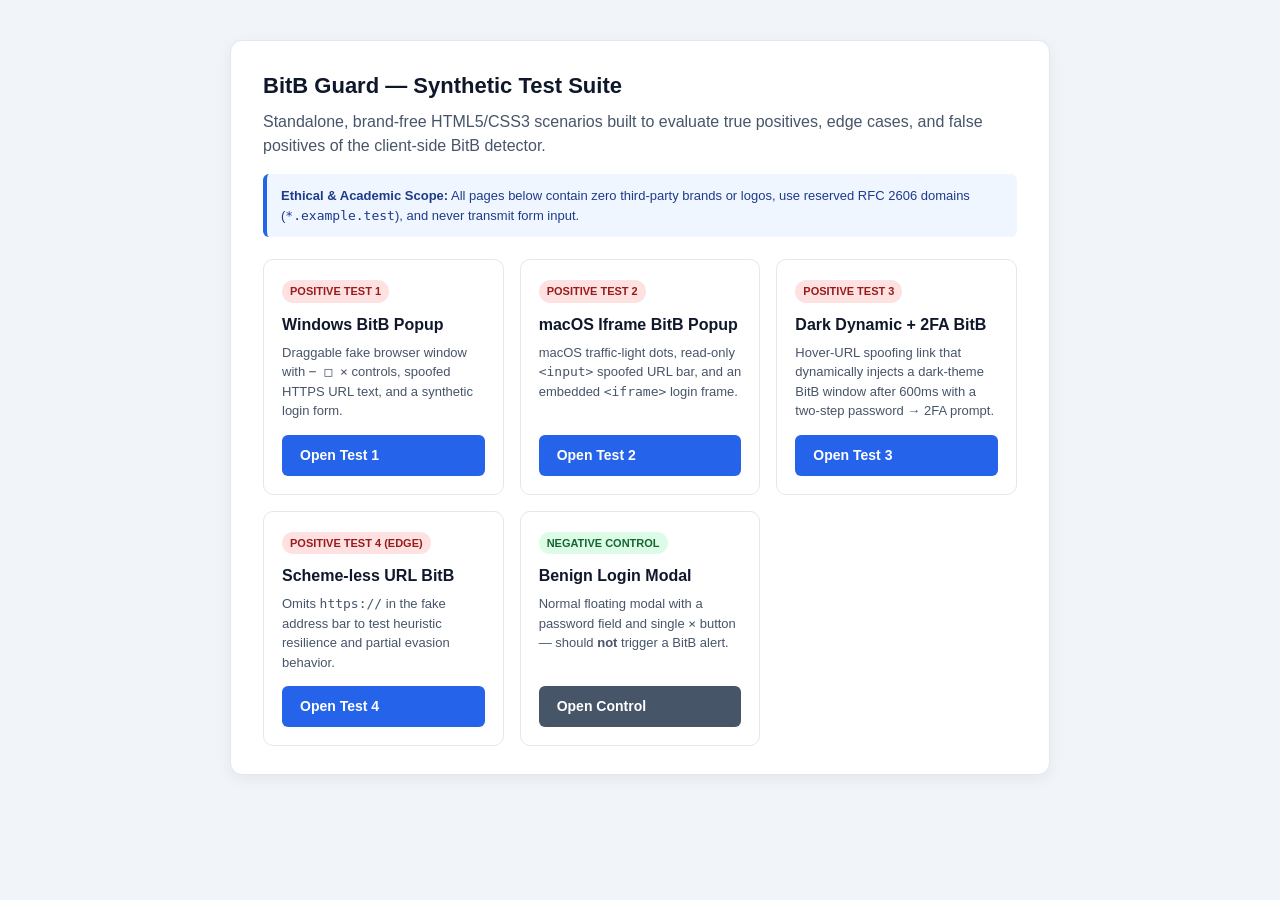
<file: test-pages/index.html>
<!DOCTYPE html>
<html lang="en">
<head>
  <meta charset="UTF-8" />
  <meta name="viewport" content="width=device-width, initial-scale=1.0" />
  <title>BitB Guard — Synthetic Test Suite</title>
  <link rel="stylesheet" href="common.css" />
</head>
<body>
  <main class="page-container">
    <h1>BitB Guard — Synthetic Test Suite</h1>
    <p class="lead">
      Standalone, brand-free HTML5/CSS3 scenarios built to evaluate true positives, edge cases, and false positives of the client-side BitB detector.
    </p>

    <div class="notice">
      <strong>Ethical &amp; Academic Scope:</strong> All pages below contain zero third-party brands or logos, use reserved RFC 2606 domains (<code>*.example.test</code>), and never transmit form input.
    </div>

    <div class="card-grid">
      <article class="test-card">
        <div>
          <span class="tag tag-positive">Positive Test 1</span>
          <h2 style="font-size: 16px; margin: 10px 0 6px;">Windows BitB Popup</h2>
          <p style="font-size: 13px; color: #475569;">
            Draggable fake browser window with <code>− □ ×</code> controls, spoofed HTTPS URL text, and a synthetic login form.
          </p>
        </div>
        <a class="btn" href="bitb-windows.html">Open Test 1</a>
      </article>

      <article class="test-card">
        <div>
          <span class="tag tag-positive">Positive Test 2</span>
          <h2 style="font-size: 16px; margin: 10px 0 6px;">macOS Iframe BitB Popup</h2>
          <p style="font-size: 13px; color: #475569;">
            macOS traffic-light dots, read-only <code>&lt;input&gt;</code> spoofed URL bar, and an embedded <code>&lt;iframe&gt;</code> login frame.
          </p>
        </div>
        <a class="btn" href="bitb-iframe-macos.html">Open Test 2</a>
      </article>

      <article class="test-card">
        <div>
          <span class="tag tag-positive">Positive Test 3</span>
          <h2 style="font-size: 16px; margin: 10px 0 6px;">Dark Dynamic + 2FA BitB</h2>
          <p style="font-size: 13px; color: #475569;">
            Hover-URL spoofing link that dynamically injects a dark-theme BitB window after 600ms with a two-step password &rarr; 2FA prompt.
          </p>
        </div>
        <a class="btn" href="bitb-dark-2fa.html">Open Test 3</a>
      </article>

      <article class="test-card">
        <div>
          <span class="tag tag-positive">Positive Test 4 (Edge)</span>
          <h2 style="font-size: 16px; margin: 10px 0 6px;">Scheme-less URL BitB</h2>
          <p style="font-size: 13px; color: #475569;">
            Omits <code>https://</code> in the fake address bar to test heuristic resilience and partial evasion behavior.
          </p>
        </div>
        <a class="btn" href="bitb-evasion-schemeless.html">Open Test 4</a>
      </article>

      <article class="test-card">
        <div>
          <span class="tag tag-negative">Negative Control</span>
          <h2 style="font-size: 16px; margin: 10px 0 6px;">Benign Login Modal</h2>
          <p style="font-size: 13px; color: #475569;">
            Normal floating modal with a password field and single <code>×</code> button — should <strong>not</strong> trigger a BitB alert.
          </p>
        </div>
        <a class="btn btn-secondary" href="benign-modal.html">Open Control</a>
      </article>
    </div>
  </main>
</body>
</html>
</file>
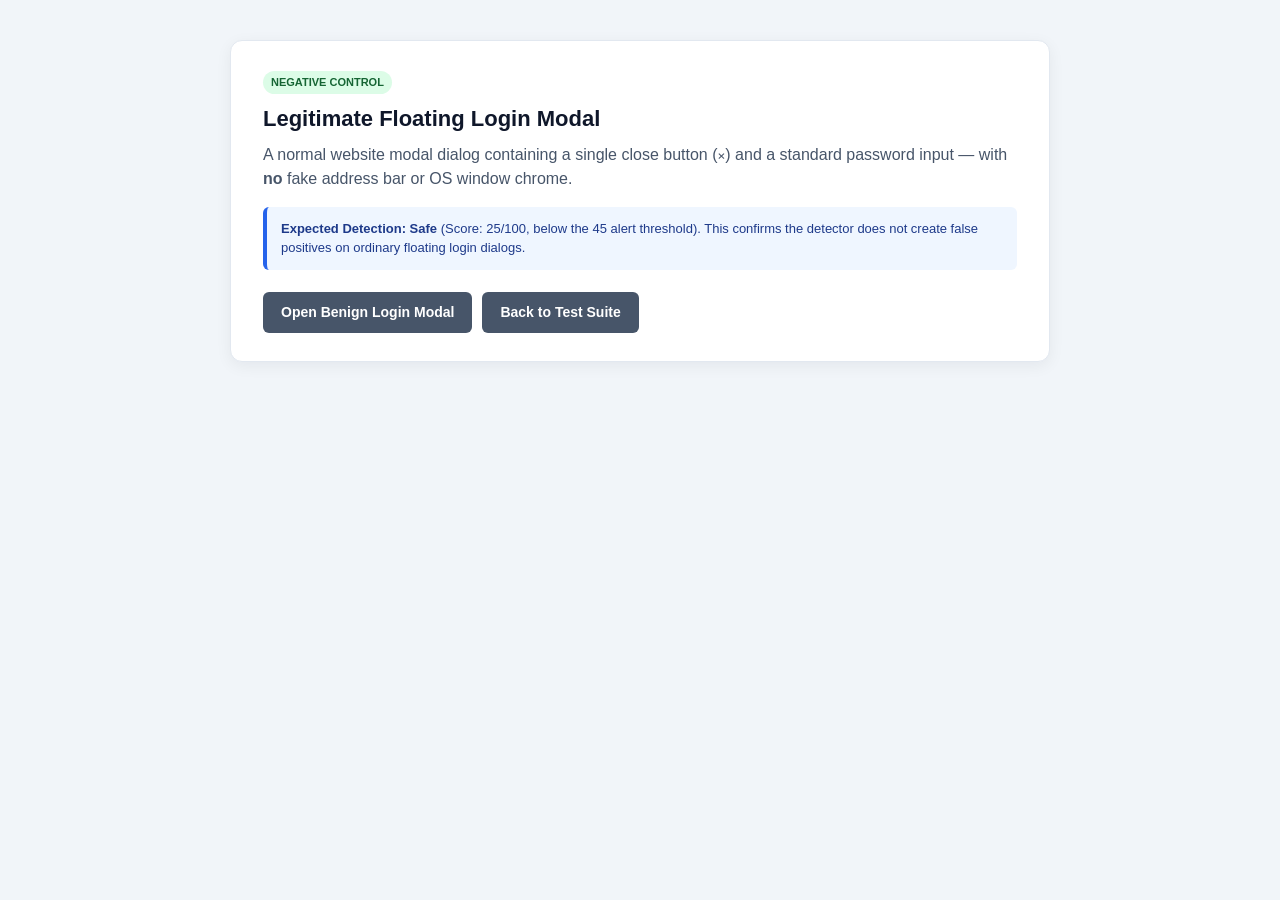
<file: test-pages/benign-modal.html>
<!DOCTYPE html>
<html lang="en">
<head>
  <meta charset="UTF-8" />
  <meta name="viewport" content="width=device-width, initial-scale=1.0" />
  <title>Test 3: Benign Site Login Modal (Negative Control)</title>
  <link rel="stylesheet" href="common.css" />
  <style>
    .benign-modal {
      position: fixed;
      top: 110px;
      left: 50%;
      transform: translateX(-50%);
      width: 420px;
      max-width: 90vw;
      background: #ffffff;
      border: 1px solid #cbd5e1;
      border-radius: 12px;
      box-shadow: 0 16px 36px rgba(15, 23, 42, 0.22);
      padding: 22px;
      z-index: 1000;
    }

    .benign-header {
      display: flex;
      justify-content: space-between;
      align-items: center;
      margin-bottom: 12px;
    }

    .benign-close {
      background: transparent;
      border: none;
      font-size: 20px;
      line-height: 1;
      cursor: pointer;
      color: #64748b;
    }
  </style>
</head>
<body>
  <main class="page-container">
    <span class="tag tag-negative">Negative Control</span>
    <h1 style="margin-top: 8px;">Legitimate Floating Login Modal</h1>
    <p class="lead">
      A normal website modal dialog containing a single close button (<code>×</code>) and a standard password input — with <strong>no</strong> fake address bar or OS window chrome.
    </p>

    <div class="notice">
      <strong>Expected Detection:</strong> <strong>Safe</strong> (Score: 25/100, below the 45 alert threshold). This confirms the detector does not create false positives on ordinary floating login dialogs.
    </div>

    <div class="actions">
      <button id="open-btn" class="btn btn-secondary" type="button">Open Benign Login Modal</button>
      <a class="btn btn-secondary" href="index.html">Back to Test Suite</a>
    </div>
  </main>

  <div id="benign-modal" class="benign-modal hidden" role="dialog" aria-label="Account Sign In">
    <div class="benign-header">
      <h2 style="font-size: 17px;">Sign in to This Site</h2>
      <button id="close-btn" class="benign-close" type="button" aria-label="Close">×</button>
    </div>
    <p style="font-size: 13px; color: #475569; margin-bottom: 14px;">
      This is a standard in-page login modal with no spoofed URL bar or fake browser chrome.
    </p>
    <form id="benign-form">
      <div class="form-group">
        <label for="benign-email">Email</label>
        <input id="benign-email" type="email" placeholder="student@example.test" autocomplete="off" />
      </div>
      <div class="form-group">
        <label for="benign-pass">Password</label>
        <input id="benign-pass" type="password" placeholder="••••••••" autocomplete="off" />
      </div>
      <button class="btn" type="submit" style="width: 100%;">Sign In (No-Op)</button>
    </form>
  </div>

  <script>
    const modal = document.getElementById("benign-modal");

    document.getElementById("open-btn").addEventListener("click", () => {
      modal.classList.remove("hidden");
    });

    document.getElementById("close-btn").addEventListener("click", () => {
      modal.classList.add("hidden");
    });

    document.getElementById("benign-form").addEventListener("submit", (event) => {
      event.preventDefault();
      alert("Benign control modal — no data is transmitted.");
    });
  </script>
</body>
</html>
</file>
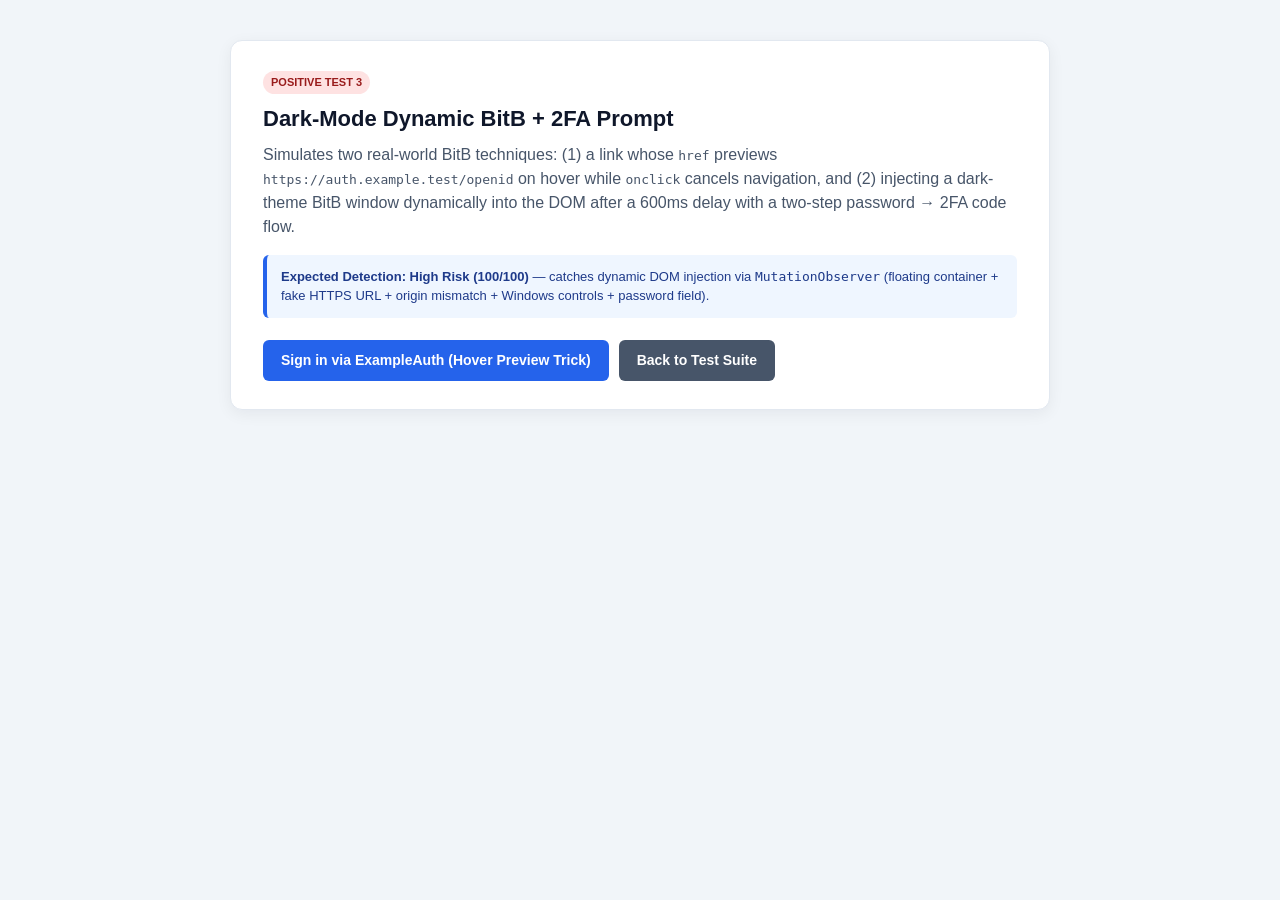
<file: test-pages/bitb-dark-2fa.html>
<!DOCTYPE html>
<html lang="en">
<head>
  <meta charset="UTF-8" />
  <meta name="viewport" content="width=device-width, initial-scale=1.0" />
  <title>Test 3: Dark-Mode Dynamic BitB + 2FA Relay Simulation</title>
  <link rel="stylesheet" href="common.css" />
  <style>
    .dark-window {
      background: #1e293b;
      border-color: #475569;
      color: #f8fafc;
    }

    .dark-window .fake-titlebar {
      background: #0f172a;
      color: #e2e8f0;
    }

    .dark-window .win-controls button {
      color: #cbd5e1;
    }

    .dark-window .win-controls button:hover {
      background: #334155;
    }

    .dark-window .fake-addressbar {
      background: #1e293b;
      border-bottom-color: #334155;
    }

    .dark-window .fake-url-box {
      background: #0f172a;
      border-color: #334155;
      color: #e2e8f0;
    }

    .dark-window .form-group label {
      color: #cbd5e1;
    }

    .dark-window .form-group input {
      background: #0f172a;
      border-color: #475569;
      color: #f8fafc;
    }
  </style>
</head>
<body>
  <main class="page-container">
    <span class="tag tag-positive">Positive Test 3</span>
    <h1 style="margin-top: 8px;">Dark-Mode Dynamic BitB + 2FA Prompt</h1>
    <p class="lead">
      Simulates two real-world BitB techniques: (1) a link whose <code>href</code> previews <code>https://auth.example.test/openid</code> on hover while <code>onclick</code> cancels navigation, and (2) injecting a dark-theme BitB window dynamically into the DOM after a 600ms delay with a two-step password &rarr; 2FA code flow.
    </p>

    <div class="notice">
      <strong>Expected Detection:</strong> <strong>High Risk (100/100)</strong> — catches dynamic DOM injection via <code>MutationObserver</code> (floating container + fake HTTPS URL + origin mismatch + Windows controls + password field).
    </div>

    <div class="actions">
      <!-- Hover preview spoofing: looks like a real link on hover, but JS intercepts the click -->
      <a id="spoofed-link" class="btn" href="https://auth.example.test/openid/login">
        Sign in via ExampleAuth (Hover Preview Trick)
      </a>
      <a class="btn btn-secondary" href="index.html">Back to Test Suite</a>
    </div>
  </main>

  <script>
    const link = document.getElementById("spoofed-link");

    link.addEventListener("click", (event) => {
      event.preventDefault(); // Cancels actual navigation, spawns DOM overlay instead

      if (document.getElementById("dynamic-bitb-window")) {
        return;
      }

      // 600ms delay simulates asynchronous script/kit loading
      setTimeout(() => {
        const win = document.createElement("div");
        win.id = "dynamic-bitb-window";
        win.className = "fake-browser-window dark-window";
        win.setAttribute("role", "dialog");
        win.setAttribute("aria-label", "Synthetic Dark Auth Popup");

        win.innerHTML = `
          <div class="fake-titlebar">
            <span>Sign in — ExampleAuth (Dark Theme)</span>
            <div class="win-controls">
              <button type="button" title="Minimize">−</button>
              <button type="button" title="Maximize">□</button>
              <button id="close-dark-btn" type="button" title="Close">×</button>
            </div>
          </div>
          <div class="fake-addressbar">
            <span aria-hidden="true">🔒</span>
            <span class="fake-url-box">https://auth.example.test/openid/verify</span>
          </div>
          <div class="fake-body">
            <div id="step-1">
              <h2 style="font-size: 16px; margin-bottom: 12px;">ExampleAuth Sign In</h2>
              <form id="dark-login-form">
                <div class="form-group">
                  <label for="dark-user">Username</label>
                  <input id="dark-user" type="text" placeholder="player_demo" autocomplete="off" />
                </div>
                <div class="form-group">
                  <label for="dark-pass">Password</label>
                  <input id="dark-pass" type="password" placeholder="••••••••" autocomplete="off" />
                </div>
                <button class="btn" type="submit" style="width: 100%;">Next: Verify 2FA (No-Op)</button>
              </form>
            </div>
            <div id="step-2" class="hidden">
              <h2 style="font-size: 16px; margin-bottom: 8px;">Authenticator Code Required</h2>
              <p style="font-size: 12px; color: #94a3b8; margin-bottom: 12px;">
                Simulates real-time 2FA relay step (synthetic demo — no code is transmitted).
              </p>
              <form id="dark-2fa-form">
                <div class="form-group">
                  <label for="dark-otp">6-Digit Authenticator Code</label>
                  <input id="dark-otp" type="text" maxlength="6" placeholder="123456" autocomplete="off" />
                </div>
                <button class="btn" type="submit" style="width: 100%;">Confirm (Synthetic No-Op)</button>
              </form>
            </div>
          </div>
        `;

        document.body.appendChild(win);

        document.getElementById("close-dark-btn").addEventListener("click", () => {
          win.remove();
        });

        document.getElementById("dark-login-form").addEventListener("submit", (e) => {
          e.preventDefault();
          document.getElementById("step-1").classList.add("hidden");
          document.getElementById("step-2").classList.remove("hidden");
        });

        document.getElementById("dark-2fa-form").addEventListener("submit", (e) => {
          e.preventDefault();
          alert("Synthetic 2FA test complete — no data was transmitted.");
        });
      }, 600);
    });
  </script>
</body>
</html>
</file>
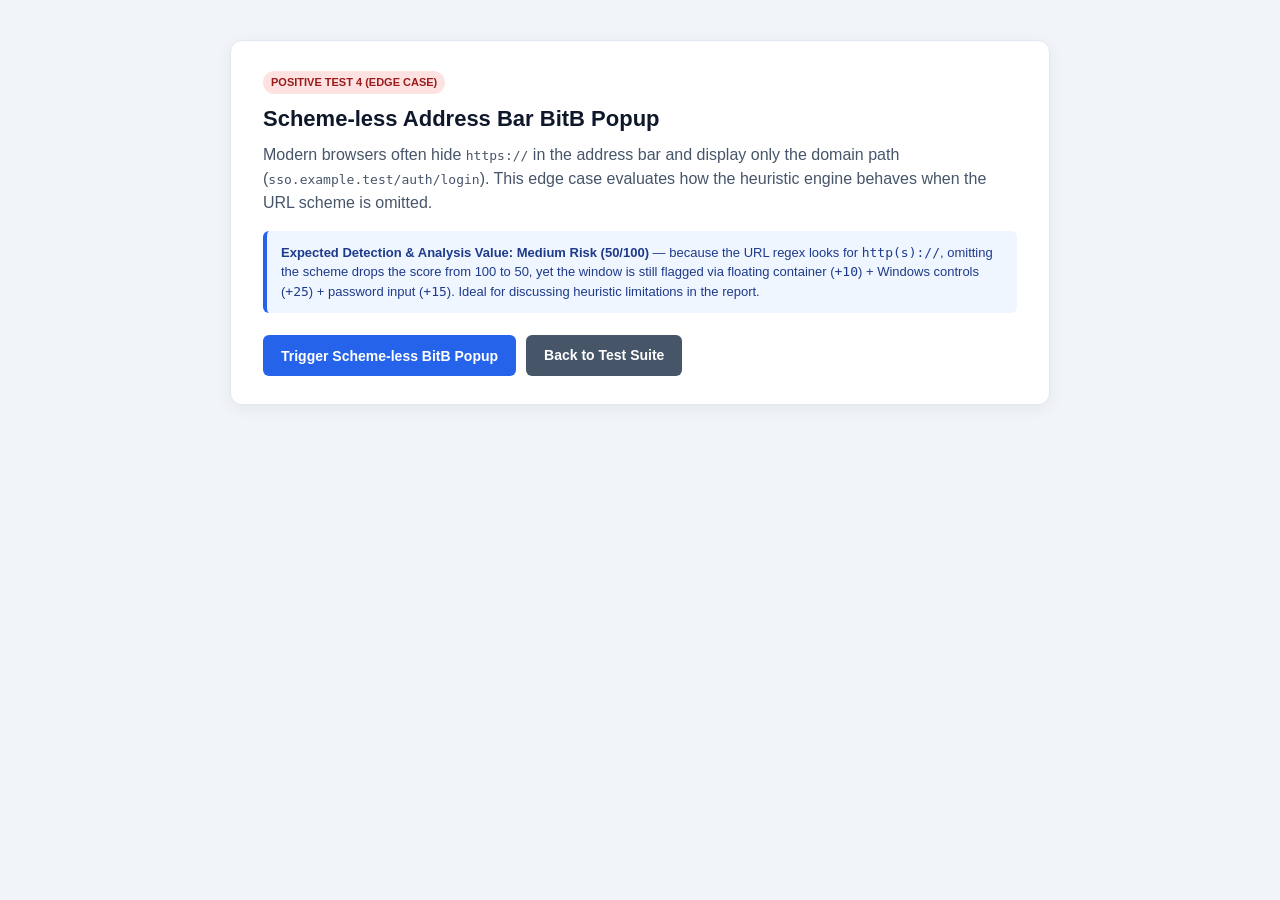
<file: test-pages/bitb-evasion-schemeless.html>
<!DOCTYPE html>
<html lang="en">
<head>
  <meta charset="UTF-8" />
  <meta name="viewport" content="width=device-width, initial-scale=1.0" />
  <title>Test 4: Edge Case — Scheme-less URL Bar (No https://)</title>
  <link rel="stylesheet" href="common.css" />
</head>
<body>
  <main class="page-container">
    <span class="tag tag-positive">Positive Test 4 (Edge Case)</span>
    <h1 style="margin-top: 8px;">Scheme-less Address Bar BitB Popup</h1>
    <p class="lead">
      Modern browsers often hide <code>https://</code> in the address bar and display only the domain path (<code>sso.example.test/auth/login</code>).
      This edge case evaluates how the heuristic engine behaves when the URL scheme is omitted.
    </p>

    <div class="notice">
      <strong>Expected Detection &amp; Analysis Value:</strong> <strong>Medium Risk (50/100)</strong> — because the URL regex looks for <code>http(s)://</code>, omitting the scheme drops the score from 100 to 50, yet the window is still flagged via floating container (<code>+10</code>) + Windows controls (<code>+25</code>) + password input (<code>+15</code>). Ideal for discussing heuristic limitations in the report.
    </div>

    <div class="actions">
      <button id="open-btn" class="btn" type="button">Trigger Scheme-less BitB Popup</button>
      <a class="btn btn-secondary" href="index.html">Back to Test Suite</a>
    </div>
  </main>

  <!-- Synthetic BitB overlay without https:// scheme -->
  <div id="schemeless-window" class="fake-browser-window hidden" role="dialog" aria-label="Synthetic Scheme-less Popup">
    <div class="fake-titlebar">
      <span>SSO Sign In — ExamplePortal</span>
      <div class="win-controls">
        <button type="button" title="Minimize">−</button>
        <button type="button" title="Maximize">□</button>
        <button id="close-btn" type="button" title="Close">×</button>
      </div>
    </div>

    <div class="fake-addressbar">
      <span aria-hidden="true">🔒</span>
      <!-- Intentionally omits https:// to mimic modern Chromium omnibox display -->
      <span class="fake-url-box">sso.example.test/auth/login</span>
    </div>

    <div class="fake-body">
      <h2 style="font-size: 16px; margin-bottom: 12px;">ExamplePortal SSO</h2>
      <form id="edge-form">
        <div class="form-group">
          <label for="edge-user">Email</label>
          <input id="edge-user" type="email" placeholder="user@example.test" autocomplete="off" />
        </div>
        <div class="form-group">
          <label for="edge-pass">Password</label>
          <input id="edge-pass" type="password" placeholder="••••••••" autocomplete="off" />
        </div>
        <button class="btn" type="submit" style="width: 100%;">Continue (No-Op)</button>
      </form>
    </div>
  </div>

  <script>
    const winEl = document.getElementById("schemeless-window");

    document.getElementById("open-btn").addEventListener("click", () => {
      winEl.classList.remove("hidden");
    });

    document.getElementById("close-btn").addEventListener("click", () => {
      winEl.classList.add("hidden");
    });

    document.getElementById("edge-form").addEventListener("submit", (event) => {
      event.preventDefault();
      alert("Synthetic edge-case form — no data is transmitted.");
    });
  </script>
</body>
</html>
</file>
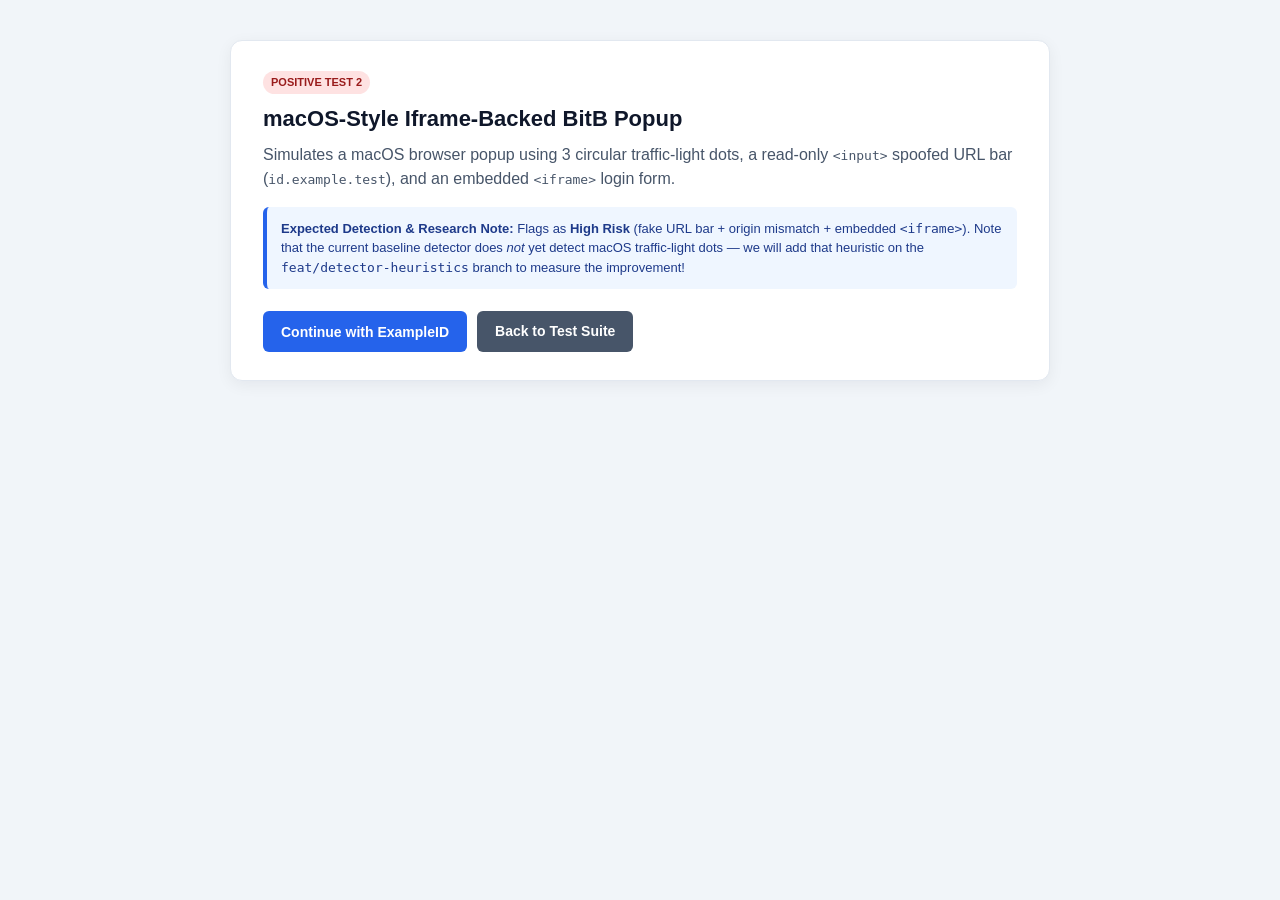
<file: test-pages/bitb-iframe-macos.html>
<!DOCTYPE html>
<html lang="en">
<head>
  <meta charset="UTF-8" />
  <meta name="viewport" content="width=device-width, initial-scale=1.0" />
  <title>Test 2: macOS Iframe-Backed BitB Popup</title>
  <link rel="stylesheet" href="common.css" />
</head>
<body>
  <main class="page-container">
    <span class="tag tag-positive">Positive Test 2</span>
    <h1 style="margin-top: 8px;">macOS-Style Iframe-Backed BitB Popup</h1>
    <p class="lead">
      Simulates a macOS browser popup using 3 circular traffic-light dots, a read-only <code>&lt;input&gt;</code> spoofed URL bar (<code>id.example.test</code>), and an embedded <code>&lt;iframe&gt;</code> login form.
    </p>

    <div class="notice">
      <strong>Expected Detection &amp; Research Note:</strong> Flags as <strong>High Risk</strong> (fake URL bar + origin mismatch + embedded <code>&lt;iframe&gt;</code>). Note that the current baseline detector does <em>not</em> yet detect macOS traffic-light dots — we will add that heuristic on the <code>feat/detector-heuristics</code> branch to measure the improvement!
    </div>

    <div class="actions">
      <button id="open-btn" class="btn" type="button">Continue with ExampleID</button>
      <a class="btn btn-secondary" href="index.html">Back to Test Suite</a>
    </div>
  </main>

  <!-- Synthetic macOS-style BitB window with embedded iframe (brand-free) -->
  <div id="bitb-mac-window" class="fake-browser-window hidden" role="dialog" aria-label="Synthetic macOS Auth Popup">
    <div id="drag-handle" class="fake-titlebar">
      <div class="mac-controls" aria-label="Window controls">
        <button id="close-btn" class="mac-dot mac-dot-close" type="button" title="Close"></button>
        <button class="mac-dot mac-dot-min" type="button" title="Minimize"></button>
        <button class="mac-dot mac-dot-max" type="button" title="Fullscreen"></button>
      </div>
      <span>ExampleID — OAuth Authorization</span>
      <span style="width: 48px;"></span>
    </div>

    <div class="fake-addressbar">
      <span aria-hidden="true">🔒</span>
      <input
        class="fake-url-box"
        type="text"
        readonly
        aria-label="Simulated URL"
        value="https://id.example.test/oauth/authorize?client=demo"
      />
    </div>

    <iframe
      title="Synthetic Embedded OAuth Frame"
      style="width: 100%; height: 240px; border: 0; display: block;"
      srcdoc="<!DOCTYPE html>
      <html lang='en'>
        <body style='font-family: -apple-system, BlinkMacSystemFont, sans-serif; padding: 20px; margin: 0; color: #0f172a;'>
          <h3 style='margin: 0 0 8px; font-size: 16px;'>ExampleID Embedded Sign-In</h3>
          <p style='margin: 0 0 14px; font-size: 12px; color: #475569;'>Synthetic iframe content (no data is transmitted).</p>
          <form onsubmit='event.preventDefault(); alert(&quot;Synthetic iframe form — no data sent.&quot;);'>
            <input type='text' placeholder='Email or Account ID' autocomplete='off' style='display:block;width:100%;box-sizing:border-box;padding:8px 10px;margin-bottom:10px;border:1px solid #cbd5e1;border-radius:6px;' />
            <input type='password' placeholder='Password' autocomplete='off' style='display:block;width:100%;box-sizing:border-box;padding:8px 10px;margin-bottom:12px;border:1px solid #cbd5e1;border-radius:6px;' />
            <button type='submit' style='width:100%;padding:9px;background:#2563eb;color:#fff;border:none;border-radius:6px;font-weight:600;cursor:pointer;'>Authorize (No-Op)</button>
          </form>
        </body>
      </html>"
    ></iframe>
  </div>

  <script>
    const winEl = document.getElementById("bitb-mac-window");
    const dragHandle = document.getElementById("drag-handle");

    document.getElementById("open-btn").addEventListener("click", () => {
      winEl.classList.remove("hidden");
    });

    document.getElementById("close-btn").addEventListener("click", () => {
      winEl.classList.add("hidden");
    });

    // Drag behavior (clipped inside browser viewport)
    let isDragging = false;
    let offsetX = 0;
    let offsetY = 0;

    dragHandle.addEventListener("mousedown", (event) => {
      if (event.target.tagName === "BUTTON") return;
      isDragging = true;
      const rect = winEl.getBoundingClientRect();
      offsetX = event.clientX - rect.left;
      offsetY = event.clientY - rect.top;
    });

    document.addEventListener("mousemove", (event) => {
      if (!isDragging) return;
      winEl.style.left = `${event.clientX - offsetX}px`;
      winEl.style.top = `${Math.max(0, event.clientY - offsetY)}px`;
    });

    document.addEventListener("mouseup", () => {
      isDragging = false;
    });
  </script>
</body>
</html>
</file>
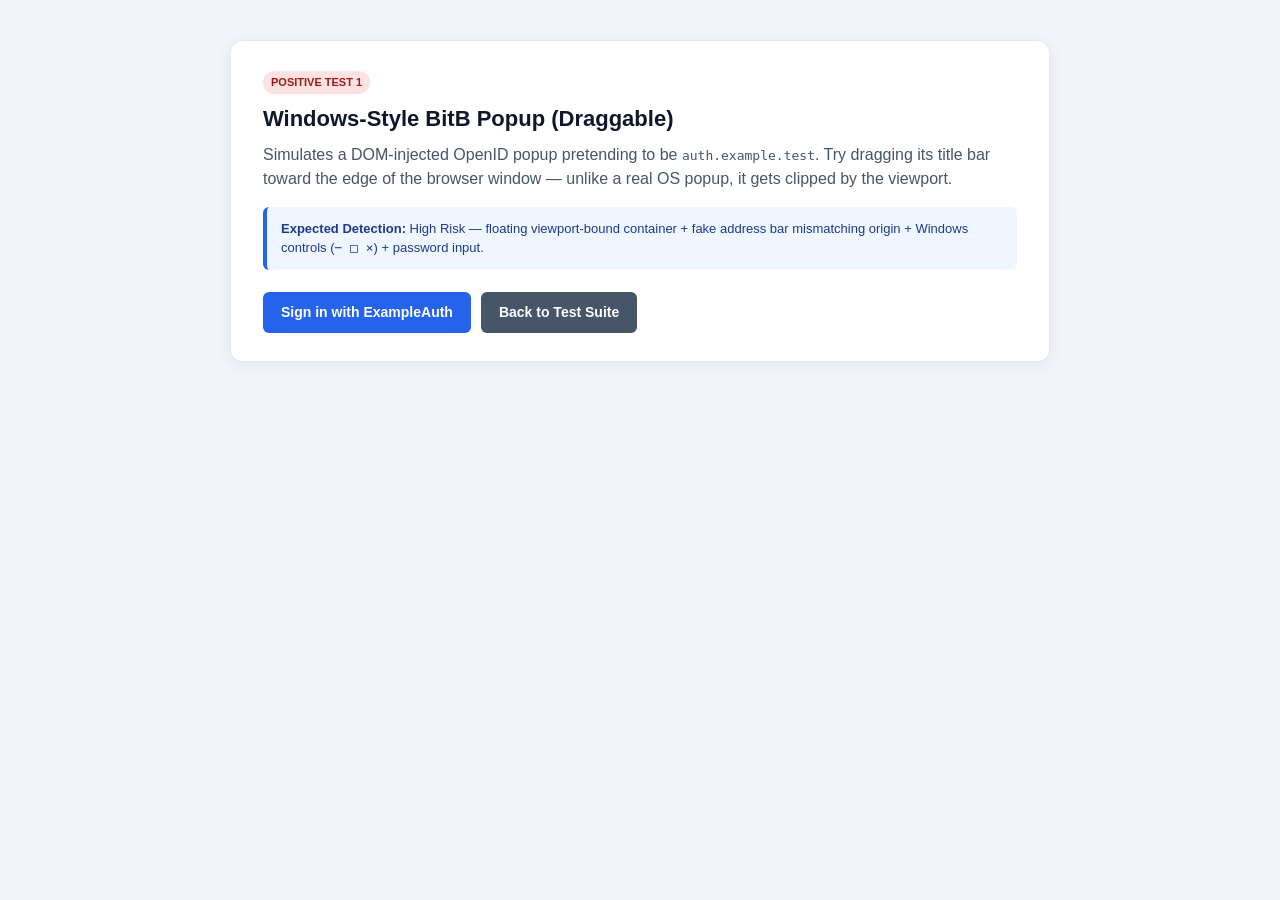
<file: test-pages/bitb-windows.html>
<!DOCTYPE html>
<html lang="en">
<head>
  <meta charset="UTF-8" />
  <meta name="viewport" content="width=device-width, initial-scale=1.0" />
  <title>Test 1: Windows-Style BitB Popup</title>
  <link rel="stylesheet" href="common.css" />
</head>
<body>
  <main class="page-container">
    <span class="tag tag-positive">Positive Test 1</span>
    <h1 style="margin-top: 8px;">Windows-Style BitB Popup (Draggable)</h1>
    <p class="lead">
      Simulates a DOM-injected OpenID popup pretending to be <code>auth.example.test</code>.
      Try dragging its title bar toward the edge of the browser window — unlike a real OS popup, it gets clipped by the viewport.
    </p>

    <div class="notice">
      <strong>Expected Detection:</strong> High Risk — floating viewport-bound container + fake address bar mismatching origin + Windows controls (<code>− □ ×</code>) + password input.
    </div>

    <div class="actions">
      <button id="open-btn" class="btn" type="button">Sign in with ExampleAuth</button>
      <a class="btn btn-secondary" href="index.html">Back to Test Suite</a>
    </div>
  </main>

  <!-- Synthetic BitB overlay (brand-free, hidden until button click) -->
  <div id="bitb-window" class="fake-browser-window hidden" role="dialog" aria-label="Synthetic Auth Popup">
    <div id="drag-handle" class="fake-titlebar">
      <span>Sign in — ExampleAuth</span>
      <div class="win-controls">
        <button type="button" title="Minimize">−</button>
        <button type="button" title="Maximize">□</button>
        <button id="close-btn" type="button" title="Close">×</button>
      </div>
    </div>

    <div class="fake-addressbar">
      <span aria-hidden="true">🔒</span>
      <span class="fake-url-box">https://auth.example.test/openid/login</span>
    </div>

    <div class="fake-body">
      <h2 style="font-size: 16px; margin-bottom: 12px;">ExampleAuth Synthetic Login</h2>
      <form id="demo-form">
        <div class="form-group">
          <label for="username">Account Name</label>
          <input id="username" type="text" placeholder="demo_player" autocomplete="off" />
        </div>
        <div class="form-group">
          <label for="password">Password</label>
          <input id="password" type="password" placeholder="••••••••" autocomplete="off" />
        </div>
        <button class="btn" type="submit" style="width: 100%;">Sign In (Synthetic No-Op)</button>
      </form>
    </div>
  </div>

  <script>
    const winEl = document.getElementById("bitb-window");
    const dragHandle = document.getElementById("drag-handle");

    // 1. Dynamic reveal (triggers extension's MutationObserver)
    document.getElementById("open-btn").addEventListener("click", () => {
      winEl.classList.remove("hidden");
    });

    document.getElementById("close-btn").addEventListener("click", () => {
      winEl.classList.add("hidden");
    });

    document.getElementById("demo-form").addEventListener("submit", (event) => {
      event.preventDefault();
      alert("Synthetic test form only — no credentials are transmitted.");
    });

    // 2. Simple drag logic to demonstrate viewport clipping vs. real OS popups
    let isDragging = false;
    let offsetX = 0;
    let offsetY = 0;

    dragHandle.addEventListener("mousedown", (event) => {
      if (event.target.tagName === "BUTTON") return;
      isDragging = true;
      const rect = winEl.getBoundingClientRect();
      offsetX = event.clientX - rect.left;
      offsetY = event.clientY - rect.top;
    });

    document.addEventListener("mousemove", (event) => {
      if (!isDragging) return;
      const nextLeft = event.clientX - offsetX;
      const nextTop = Math.max(0, event.clientY - offsetY);
      winEl.style.left = `${nextLeft}px`;
      winEl.style.top = `${nextTop}px`;
    });

    document.addEventListener("mouseup", () => {
      isDragging = false;
    });
  </script>
</body>
</html>
</file>
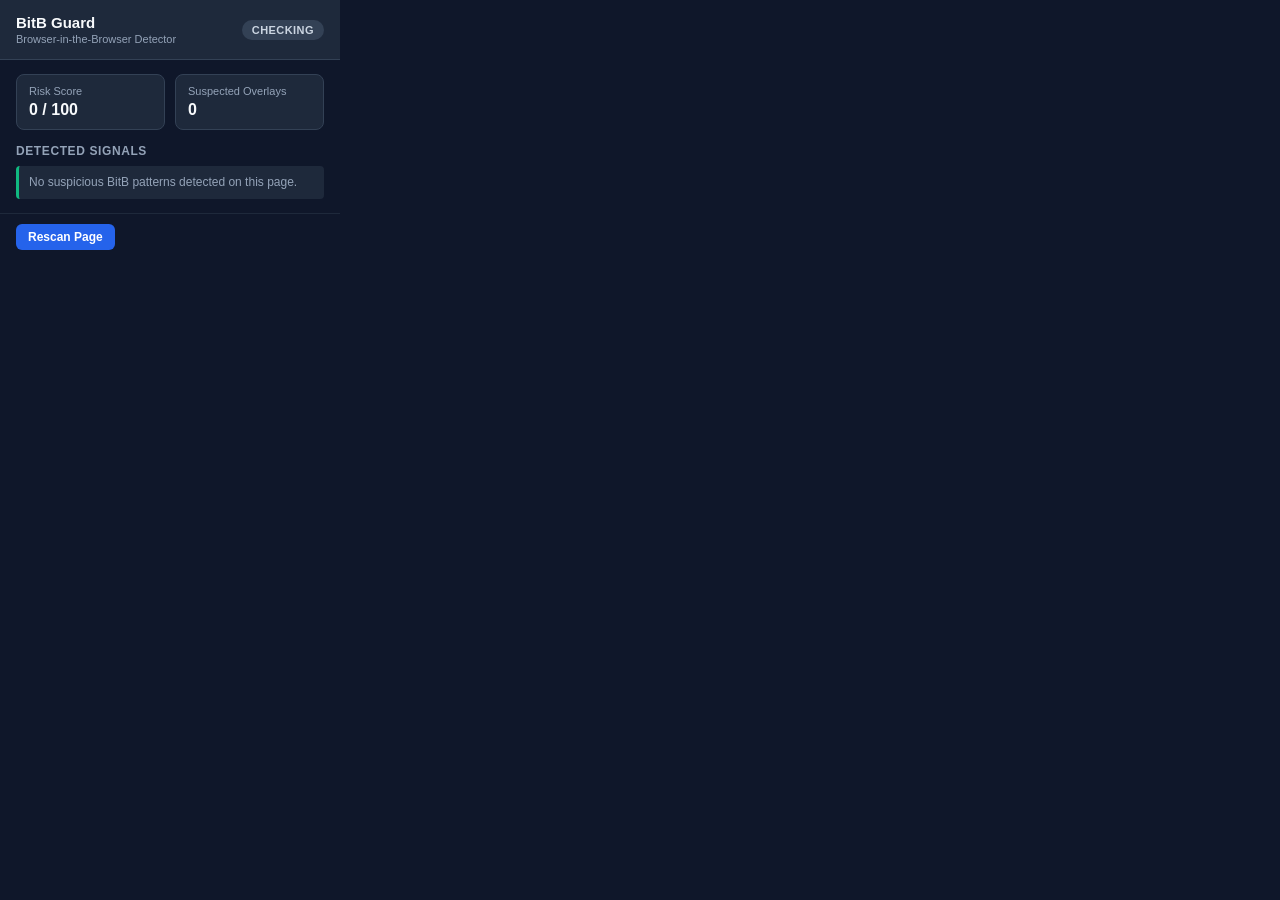
<file: extension/popup/popup.html>
<!DOCTYPE html>
<html lang="en">
<head>
  <meta charset="UTF-8" />
  <meta name="viewport" content="width=device-width, initial-scale=1.0" />
  <title>BitB Guard</title>
  <link rel="stylesheet" href="popup.css" />
</head>
<body>
  <header class="header">
    <div>
      <h1>BitB Guard</h1>
      <p class="subtitle">Browser-in-the-Browser Detector</p>
    </div>
    <span id="status-badge" class="badge badge-neutral">Checking</span>
  </header>

  <main class="content">
    <section class="summary-card">
      <div class="metric">
        <span class="label">Risk Score</span>
        <strong id="risk-score">0 / 100</strong>
      </div>
      <div class="metric">
        <span class="label">Suspected Overlays</span>
        <strong id="finding-count">0</strong>
      </div>
    </section>

    <section class="signals-section">
      <h2>Detected Signals</h2>
      <ul id="signals-list" class="signals-list">
        <li class="empty">No suspicious BitB patterns detected on this page.</li>
      </ul>
    </section>
  </main>

  <footer class="footer">
    <button id="rescan-btn" type="button">Rescan Page</button>
    <span id="scan-time" class="timestamp"></span>
  </footer>

  <script src="popup.js"></script>
</body>
</html>
</file>
<file: test-pages/common.css>
/* Shared layout & synthetic window styles for BIL 420/520 BitB test suite */

* {
  box-sizing: border-box;
  margin: 0;
  padding: 0;
}

body {
  font-family: -apple-system, BlinkMacSystemFont, "Segoe UI", Roboto, sans-serif;
  background: #f1f5f9;
  color: #0f172a;
  line-height: 1.5;
  padding: 40px 24px;
}

.page-container {
  max-width: 820px;
  margin: 0 auto;
  background: #ffffff;
  border: 1px solid #e2e8f0;
  border-radius: 12px;
  padding: 28px 32px;
  box-shadow: 0 4px 16px rgba(15, 23, 42, 0.06);
}

h1 {
  font-size: 22px;
  margin-bottom: 8px;
}

.lead {
  color: #475569;
  margin-bottom: 16px;
}

.notice {
  background: #eff6ff;
  border-left: 4px solid #2563eb;
  padding: 12px 14px;
  border-radius: 6px;
  font-size: 13px;
  color: #1e3a8a;
  margin: 16px 0 22px;
}

.actions {
  display: flex;
  flex-wrap: wrap;
  gap: 10px;
}

.btn {
  display: inline-block;
  background: #2563eb;
  color: #ffffff;
  border: none;
  border-radius: 6px;
  padding: 10px 18px;
  font-size: 14px;
  font-weight: 600;
  cursor: pointer;
  text-decoration: none;
}

.btn:hover {
  background: #1d4ed8;
}

.btn-secondary {
  background: #475569;
}

.btn-secondary:hover {
  background: #334155;
}

.hidden {
  display: none !important;
}

/* Dashboard cards */
.card-grid {
  display: grid;
  grid-template-columns: repeat(auto-fit, minmax(220px, 1fr));
  gap: 16px;
  margin-top: 20px;
}

.test-card {
  border: 1px solid #e2e8f0;
  border-radius: 10px;
  padding: 18px;
  display: flex;
  flex-direction: column;
  justify-content: space-between;
  gap: 14px;
}

.tag {
  display: inline-block;
  font-size: 11px;
  font-weight: 700;
  text-transform: uppercase;
  padding: 3px 8px;
  border-radius: 999px;
  width: fit-content;
}

.tag-positive {
  background: #fee2e2;
  color: #991b1b;
}

.tag-negative {
  background: #dcfce7;
  color: #166534;
}

/* Synthetic BitB floating window chrome (brand-free) */
.fake-browser-window {
  position: fixed;
  top: 90px;
  left: calc(50% - 230px);
  width: 460px;
  max-width: 92vw;
  background: #ffffff;
  border: 1px solid #94a3b8;
  border-radius: 8px;
  box-shadow: 0 20px 45px rgba(15, 23, 42, 0.35);
  overflow: hidden;
  z-index: 9999;
}

.fake-titlebar {
  display: flex;
  align-items: center;
  justify-content: space-between;
  background: #e2e8f0;
  padding: 8px 12px;
  font-size: 12px;
  font-weight: 600;
  color: #334155;
  user-select: none;
  cursor: grab;
}

.fake-titlebar:active {
  cursor: grabbing;
}

.win-controls {
  display: flex;
  gap: 4px;
}

.win-controls button {
  width: 26px;
  height: 22px;
  border: none;
  background: transparent;
  border-radius: 4px;
  cursor: pointer;
  font-size: 13px;
  color: #334155;
}

.win-controls button:hover {
  background: #cbd5e1;
}

.mac-controls {
  display: flex;
  align-items: center;
  gap: 7px;
}

.mac-dot {
  width: 12px;
  height: 12px;
  border-radius: 50%;
  border: none;
  display: inline-block;
  cursor: pointer;
}

.mac-dot-close { background: #ff5f56; }
.mac-dot-min   { background: #ffbd2e; }
.mac-dot-max   { background: #27c93f; }

.fake-addressbar {
  display: flex;
  align-items: center;
  gap: 8px;
  background: #f8fafc;
  padding: 7px 12px;
  border-bottom: 1px solid #cbd5e1;
  font-size: 12px;
}

.fake-url-box {
  flex: 1;
  background: #ffffff;
  border: 1px solid #cbd5e1;
  border-radius: 14px;
  padding: 4px 10px;
  font-family: ui-monospace, SFMono-Regular, Menlo, Consolas, monospace;
  font-size: 12px;
  color: #0f172a;
}

.fake-body {
  padding: 20px;
}

.form-group {
  margin-bottom: 12px;
}

.form-group label {
  display: block;
  font-size: 12px;
  font-weight: 600;
  margin-bottom: 4px;
  color: #334155;
}

.form-group input {
  width: 100%;
  padding: 8px 10px;
  border: 1px solid #cbd5e1;
  border-radius: 6px;
  font-size: 13px;
}
</file>
<file: extension/popup/popup.css>
* {
  box-sizing: border-box;
  margin: 0;
  padding: 0;
}

body {
  width: 340px;
  font-family: -apple-system, BlinkMacSystemFont, "Segoe UI", Roboto, sans-serif;
  background: #0f172a;
  color: #e2e8f0;
  font-size: 13px;
}

.header {
  display: flex;
  justify-content: space-between;
  align-items: center;
  padding: 14px 16px;
  background: #1e293b;
  border-bottom: 1px solid #334155;
}

.header h1 {
  font-size: 15px;
  font-weight: 700;
  color: #f8fafc;
}

.subtitle {
  font-size: 11px;
  color: #94a3b8;
  margin-top: 2px;
}

.badge {
  padding: 4px 10px;
  border-radius: 999px;
  font-size: 11px;
  font-weight: 700;
  text-transform: uppercase;
  letter-spacing: 0.04em;
}

.badge-safe {
  background: #064e3b;
  color: #6ee7b7;
}

.badge-medium {
  background: #78350f;
  color: #fcd34d;
}

.badge-high {
  background: #7f1d1d;
  color: #fca5a5;
}

.badge-neutral {
  background: #334155;
  color: #cbd5e1;
}

.content {
  padding: 14px 16px;
  display: flex;
  flex-direction: column;
  gap: 14px;
}

.summary-card {
  display: grid;
  grid-template-columns: 1fr 1fr;
  gap: 10px;
}

.metric {
  background: #1e293b;
  border: 1px solid #334155;
  border-radius: 8px;
  padding: 10px 12px;
}

.metric .label {
  display: block;
  font-size: 11px;
  color: #94a3b8;
  margin-bottom: 4px;
}

.metric strong {
  font-size: 16px;
  color: #f8fafc;
}

.signals-section h2 {
  font-size: 12px;
  text-transform: uppercase;
  letter-spacing: 0.05em;
  color: #94a3b8;
  margin-bottom: 8px;
}

.signals-list {
  list-style: none;
  display: flex;
  flex-direction: column;
  gap: 6px;
  max-height: 200px;
  overflow-y: auto;
}

.signals-list li {
  background: #1e293b;
  border-left: 3px solid #ef4444;
  padding: 8px 10px;
  border-radius: 4px;
  font-size: 12px;
  line-height: 1.4;
}

.signals-list li.empty {
  border-left-color: #10b981;
  color: #94a3b8;
}

.footer {
  display: flex;
  justify-content: space-between;
  align-items: center;
  padding: 10px 16px 14px;
  border-top: 1px solid #1e293b;
}

#rescan-btn {
  background: #2563eb;
  color: #ffffff;
  border: none;
  border-radius: 6px;
  padding: 6px 12px;
  font-size: 12px;
  font-weight: 600;
  cursor: pointer;
}

#rescan-btn:hover {
  background: #1d4ed8;
}

.timestamp {
  font-size: 11px;
  color: #64748b;
}
</file>
